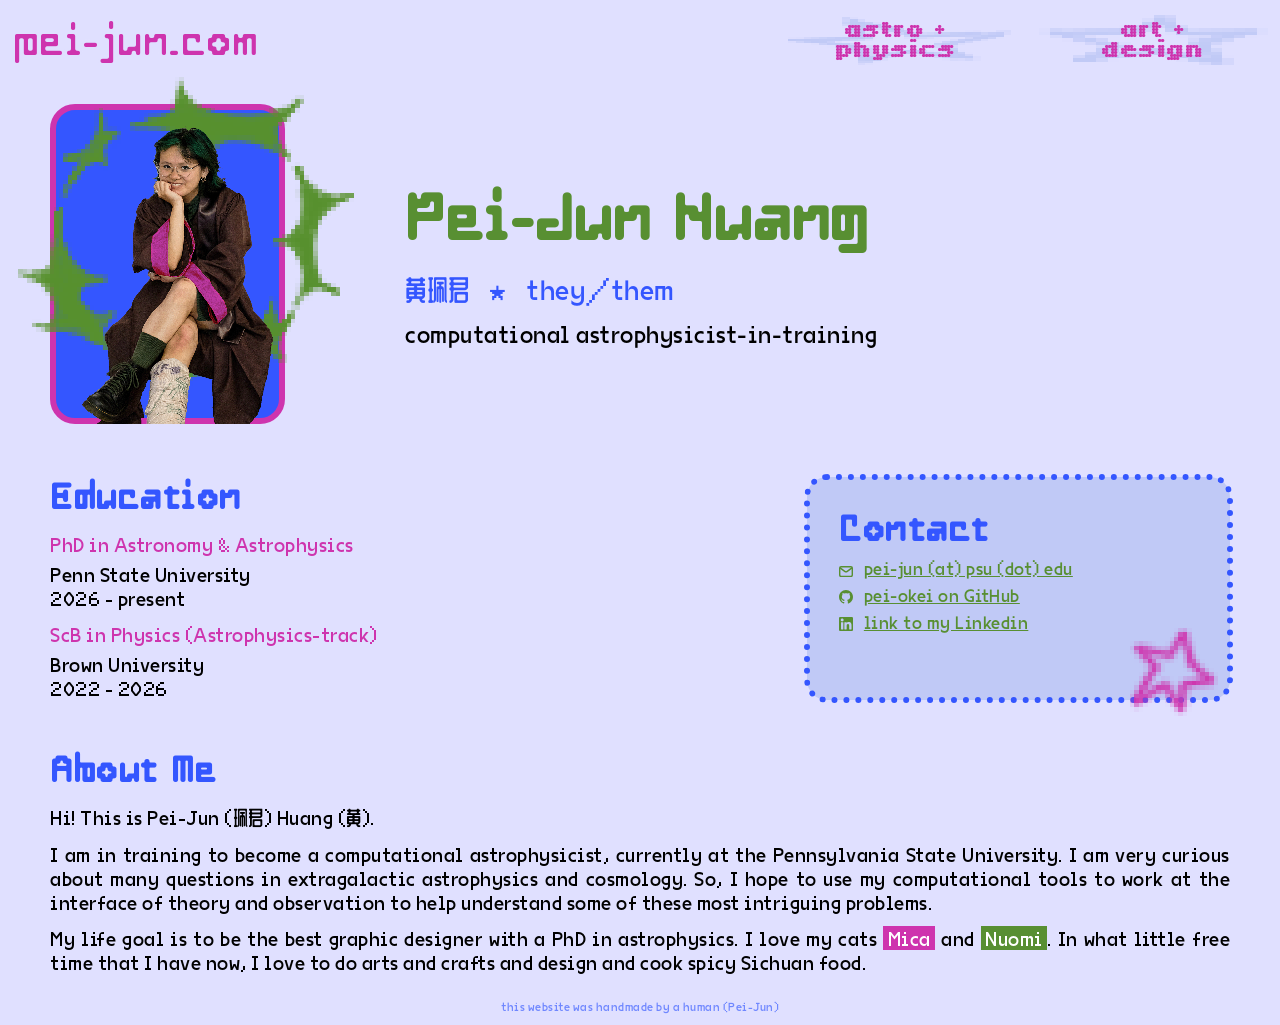
<file: index.html>
<!DOCTYPE html>
<html lang="en">
<head>
    <meta charset="UTF-8">
    <meta name="viewport" content="width=device-width, initial-scale=1.0">

    <title>Pei-Jun</title>
    <link rel="icon" type="image/x-icon" href="./ass/pei-star-logo.svg">

    <meta name="author" content="Pei-Jun Huang">
    <meta name="keywords" content="astrophysics, cosmology, personal website, physics student, astrophysics student, Pei-Jun, Pei-Jun Huang">
    <meta name="description" content="Pei-Jun's personal site">
    
    
    <link rel="stylesheet" type="text/css" href="./styles.css">
</head>
<body>
    <div class="nav-bar">

        <div class="homepage-icon">
            <a href=".">pei-jun.com</a>
        </div>

        <div class="flex-wrapper" id="subpages-flex-wrapper">
            <div class="nav-bar-icon" id="astrophys-icon">
                <a href="./astrophysics/" target="_self" class="nav-bar-link">
                    <div class="nav-bar-text">
                        astro + <br>
                        physics
                    </div>
                </a>
            </div>
            
            <div class="nav-bar-icon" id="art-design-icon">
                <a href="./art_and_design/" target="_self" class="nav-bar-link">
                    <div class="nav-bar-text">
                        art + <br>
                        design
                    </div>
                </a>
            </div>
        </div>
    </div>





    <div class="flex-wrapper" id="headline-wrapper">
        <div class="flex-children" id="image-of-me-box" style="position:relative;">
            <img src="ass/pei-grad-pic.png" id="image-of-me">
            <img src="ass/green-crest.png" id="green-crest">
            <img src="ass/pei-grad-pic.png" id="image-of-me-bg">
        </div>

        <div class="flex-children">
            <div id="headline">
                <h1 style="color:var(--green);">Pei-Jun Huang</h1>
                <p class="blue-text" style="font-size: 28px; margin-top:12px;">
                    <span class="zhongwen">黄珮君</span>
                    &nbsp; <span style="font-size:75%;">&#9733;</span> &nbsp; 
                    they/them
                </p>
                <p id="tagline">computational astrophysicist-in-training</p>
            </div>
        </div>
    </div>

    <div class="flex-wrapper" style="gap: 40px; margin:var(--landing-padding);">
        <div class="flex-children" id="education" style="min-width:280px; flex-grow:2; ">
            <h2 class="blue-text">Education</h2>
            <div style="margin-top:12px;">
                <p style="font-size: 125%; color:var(--pink); margin-bottom: 6px;">PhD in Astronomy & Astrophysics</p>
                <p>Penn State University</p>
                <p>2026 - present</p>
            </div> 
            <div style="margin-top:12px;">
                <p style="font-size: 125%; color:var(--pink); margin-bottom: 6px;">ScB in Physics (Astrophysics-track)</p>
                <p>Brown University</p>
                <p>2022 - 2026</p>
            </div> 
        </div>

        <div class="flex-children contact-card" style="position:relative;">
            <img src="ass/pink-star.png" id="pink-star">
            <h2 class="blue-text">Contact</h2>
            
            <div style="margin-top:5px;">
                <svg id="email-icon" class="contact-icons" style="fill:none; stroke: var(--green);stroke-linecap: round;stroke-width: 66.67px;" viewBox="0 0 666.67 533.33">
                    <g>
                    <path class="cls-1" d="M66.67,100l206.67,155c35.56,26.67,84.44,26.67,120,0l206.67-155"/>
                    <rect class="cls-2" x="33.33" y="33.33" width="600" height="466.67" rx="66.67" ry="66.67"/>
                    </g>
                </svg>
                &nbsp; 
                <a class="contacts-links" href="mailto:pei-jun@psu.edu">pei-jun (at) psu (dot) edu</a>
            </div>

            <div style="margin-top:5px;">
                <svg class="contact-icons" viewBox="0 0 98 96">
                    <g>
                        <path d="M41.4395 69.3848C28.8066 67.8535 19.9062 58.7617 19.9062 46.9902C19.9062 42.2051 21.6289 37.0371 24.5 33.5918C23.2559 30.4336 23.4473 23.7344 24.8828 20.959C28.7109 20.4805 33.8789 22.4902 36.9414 25.2656C40.5781 24.1172 44.4062 23.543 49.0957 23.543C53.7852 23.543 57.6133 24.1172 61.0586 25.1699C64.0254 22.4902 69.2891 20.4805 73.1172 20.959C74.457 23.543 74.6484 30.2422 73.4043 33.4961C76.4668 37.1328 78.0937 42.0137 78.0937 46.9902C78.0937 58.7617 69.1934 67.6621 56.3691 69.2891C59.623 71.3945 61.8242 75.9883 61.8242 81.252L61.8242 91.2051C61.8242 94.0762 64.2168 95.7031 67.0879 94.5547C84.4102 87.9512 98 70.6289 98 49.1914C98 22.1074 75.9883 6.69539e-07 48.9043 4.309e-07C21.8203 1.92261e-07 -1.9479e-07 22.1074 -4.3343e-07 49.1914C-6.20631e-07 70.4375 13.4941 88.0469 31.6777 94.6504C34.2617 95.6074 36.75 93.8848 36.75 91.3008L36.75 83.6445C35.4102 84.2188 33.6875 84.6016 32.1562 84.6016C25.8398 84.6016 22.1074 81.1563 19.4277 74.7441C18.375 72.1602 17.2266 70.6289 15.0254 70.3418C13.877 70.2461 13.4941 69.7676 13.4941 69.1934C13.4941 68.0449 15.4082 67.1836 17.3223 67.1836C20.0977 67.1836 22.4902 68.9063 24.9785 72.4473C26.8926 75.2227 28.9023 76.4668 31.2949 76.4668C33.6875 76.4668 35.2187 75.6055 37.4199 73.4043C39.0469 71.7773 40.291 70.3418 41.4395 69.3848Z"/>
                    </g>
                </svg>
                &nbsp; 
                <a class="contacts-links" target="_blank" href="https://github.com/pei-okei">pei-okei on GitHub</a>
            </div>

            <div style="margin-top:5px;">
                <svg class="contact-icons" id="linked-icon" viewBox="0 0 800 800">
                    <path d="M727.63,0H72.37C32.4,0,0,32.4,0,72.37v655.26c0,39.97,32.4,72.37,72.37,72.37h655.26c39.97,0,72.37-32.4,72.37-72.37V72.37c0-39.97-32.4-72.37-72.37-72.37ZM247.55,690.77c0,11.63-9.43,21.06-21.06,21.06h-89.65c-11.63,0-21.06-9.43-21.06-21.06v-375.79c0-11.63,9.43-21.06,21.06-21.06h89.65c11.63,0,21.06,9.43,21.06,21.06v375.79ZM181.67,258.5c-47.03,0-85.16-38.13-85.16-85.16s38.13-85.16,85.16-85.16,85.16,38.13,85.16,85.16-38.13,85.16-85.16,85.16ZM716.04,692.47c0,10.69-8.67,19.36-19.36,19.36h-96.2c-10.69,0-19.36-8.67-19.36-19.36v-176.27c0-26.3,7.71-115.23-68.72-115.23-59.29,0-71.31,60.87-73.73,88.19v203.31c0,10.69-8.67,19.36-19.36,19.36h-93.04c-10.69,0-19.36-8.67-19.36-19.36v-379.19c0-10.69,8.67-19.36,19.36-19.36h93.04c10.69,0,19.36,8.67,19.36,19.36v32.79c21.98-32.99,54.65-58.45,124.21-58.45,154.04,0,153.15,143.91,153.15,222.98v181.88h0Z"/>
                </svg> 
                &nbsp; 
                <a class="contacts-links" target="_blank" href="https://www.linkedin.com/in/peijun-huang/">link to my Linkedin </a> 
            </div>

        </div>
    </div>

    <div class="info-box-wrapper" style="text-align: justify;">
        <h2 class="blue-text" style="margin-bottom:12px;">About Me</h2>
        <div class="paragraph">
            Hi! This is Pei-Jun (<span class="zhongwen">珮君</span>) Huang (<span class="zhongwen">黄</span>).
        </div>
        <div class="paragraph">
            I am in training to become a computational astrophysicist, currently at the 
            Pennsylvania State University. 
            I am very curious about many questions in extragalactic astrophysics and cosmology.
            So, I hope to use my computational tools to work at the interface of theory and observation
            to help understand some of these most intriguing problems. 
        </div>
        <div class="paragraph">
            My life goal is to be the best graphic designer with a PhD in astrophysics. 
            I love my cats 
            <div class="text-with-bg secret-container" id="Mica-container">
                &nbsp;Mica&nbsp;
                <div class="secret-content" id="Mica-secret" style="right:30%; bottom:120%;" >
                    <img class="framed" src="./ass/me_and_mica.jpg" style="width:200px;">
                </div>
            </div>
            and 
            <div class="text-with-bg secret-container" id="Nuomi-container" style="background-color:var(--green);">
                &nbsp;Nuomi&nbsp;
                <div class="secret-content" id="Nuomi-secret" style="left:-25%; bottom:120%;" >
                    <img class="framed" src="./ass/me_and_nuomi.jpg" style="border-color:var(--green); width:200px;">
                </div>
            </div>. 
            In what little free time that I have now, I love to do arts and crafts and design and cook spicy Sichuan food. 
        </div>
    </div>
    
    <div class="dj-tag">
        this website was handmade by a human (Pei-Jun)
    </div>

    <script src="./homepage.js"></script>
</body>
</html>
</file>
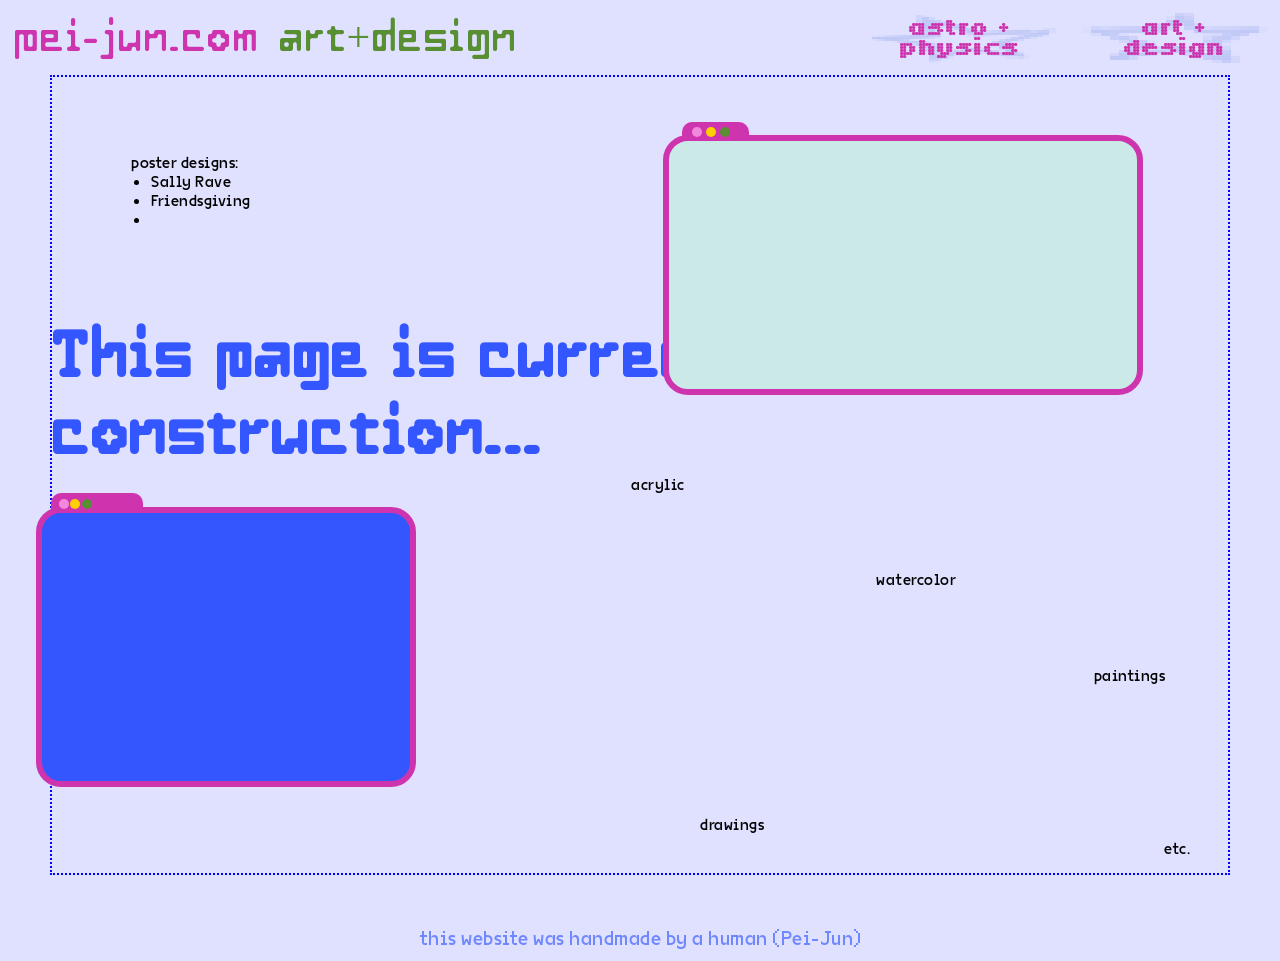
<file: art_and_design/index.html>
<!DOCTYPE html>
<html lang="en">
<head>
    <meta charset="UTF-8">
    <meta name="viewport" content="width=device-width, initial-scale=1.0">

    <title>Pei-Jun</title>
    <link rel="icon" type="image/x-icon" href="../ass/pei-star-logo.svg">

    <meta name="author" content="Pei-Jun Huang">
    <meta name="keywords" content="astrophysics, cosmology, personal website, physics student, astrophysics student, Pei-Jun, Pei-Jun Huang">
    <meta name="description" content="Pei-Jun's personal site">
    
    
    <link rel="stylesheet" type="text/css" href="../styles.css">
</head>
<body style="background-color:#e0e0ff;">
    <div class="nav-bar">

        <div class="homepage-icon flex-wrapper">
            <a class="flex-children" href="..">pei-jun.com</a>
            <div class="page-subtitle flex-children">art+design</div>
        </div>

        <div class="flex-wrapper" id="subpages-flex-wrapper">
            <div class="nav-bar-icon" id="astrophys-icon">
                <a href="../astrophysics/" target="_self" class="nav-bar-link">
                    <div class="nav-bar-text">
                        astro + <br>
                        physics
                    </div>
                </a>
            </div>
            
            <div class="nav-bar-icon" id="art-design-icon">
                <a href="../art_and_design/" target="_self" class="nav-bar-link">
                    <div class="nav-bar-text">
                        art + <br>
                        design
                        <!-- <img src="ass/me_with_cats.png" style="top:0px;"> -->
                    </div>
                </a>
            </div>
        </div>
    </div>




    <h1 style="margin:var(--landing-padding); color:#3456ff; position:absolute; top: 30vh; ">This page is currently under construction...</h1>

    <div id="art-projects" class="project-grid-wrapper" style="border:2px #0000ff dotted;">

        <div class="art-proj-box grid-children">
            <div style="position:relative; top:20%; left:15%;">
                poster designs:
                <ul>
                    <li>
                        Sally Rave
                    </li>
                    <li>
                        Friendsgiving
                    </li>
                    <li>

                    </li>
                </ul>
            </div>
        </div>

        

        <div class="art-proj-box secret-container grid-children">
            <div id="hex-guesser-container">
                <iframe loading="lazy" class="framed" style="background-color: none; position:absolute; left: 0; top: 5%; width:100%; height: 100%; z-index:2;" src="https://pei-okei.github.io/website-baby-steps/hex-guess.html#hexcode-text-input"></iframe>
                <a href="https://pei-okei.github.io/website-baby-steps/hex-guess.html" target="_blank" style="position:absolute; top:0; left:0; display:inline-block; width:100%; height:100%; z-index:5;"></a>
                <div style="position:absolute; top:0%; left: 4%; width: 14%; height: 40%; background-color:var(--pink); z-index:1; border-radius: 10px 10px 0 0;"></div>
                <div class="little-button" style="top:2%; left: 6%; background-color:var(--light-pink); z-index: 4;"></div>
                <div class="little-button" style="top:2%; left: 9%; background-color:var(--yellow); z-index: 4;"></div>
                <div class="little-button" style="top:2%; left: 12%; background-color:var(--green); z-index: 4;"></div>
                <div class="secret-content" id="hex-guesser-secret" style="color: blue; text-align: left; position:absolute; left:5%; top: 106%; width: 80%; height: 20%; z-index:7;">
                    <p>my first website ever: I give you a color, you guess the hexcode</p>
                </div>
            </div>
        </div>



        <div class="art-proj-box grid-children" >
            <div id="cosmotype-container" class="secret-container">
                <iframe loading="lazy" src="https://cosmotype.pei-jun.com" class="framed" style="background-color: none; position:absolute; left:0; top: 5%; width:100%; height:100%; z-index:2;"></iframe>
                <a href="https://cosmotype.pei-jun.com" target="_blank" style="position:absolute; top:0; left:0; display:inline-block; width:100%; height:100%; z-index:5;"></a>
                <div style="position:absolute; top:0; left: 4%; width: 24%; height: 40%; background-color:var(--pink); z-index:1; border-radius: 10px 10px 0 0;"></div>
                <div class="little-button" style="top:2%; left: 6%; background-color:var(--light-pink); z-index: 4;"></div>
                <div class="little-button" style="top:2%; left: 9%; background-color:var(--yellow); z-index: 4;"></div>
                <div class="little-button" style="top:2%; left: 12%; background-color:var(--green); z-index: 4;"></div>
                <div class="secret-content" id="cosmotype-secret" style="color: blue; text-align: left; position:absolute; left:102%; top: 20%; width: 50%; height: 40%; z-index:7;">
                    <p>cosmotype: a type foundry of fonts that I've made</p>
                </div>
            </div>
        </div>

        

        <div class="art-proj-box grid-children">
            <div style="position:absolute; top: 5%vh; left: 5%;">
                acrylic
            </div>

            <div style="position:absolute; top: 24%; left: 44%;">
                watercolor
            </div>

            <div style="position:absolute; top: 48%; right: 10%;">
                paintings
            </div>

            <div style="position:absolute; bottom:10%; left: 16%;">
                drawings
            </div>

            <div style="position:absolute; bottom:4%; right: 6%;">
                etc.
            </div>
        </div>
    </div>



    <div class="dj-tag">
        <p>this website was handmade by a human (Pei-Jun)</p>
    </div>

    <script src="./art_and_design.js"></script>
</body>
</file>
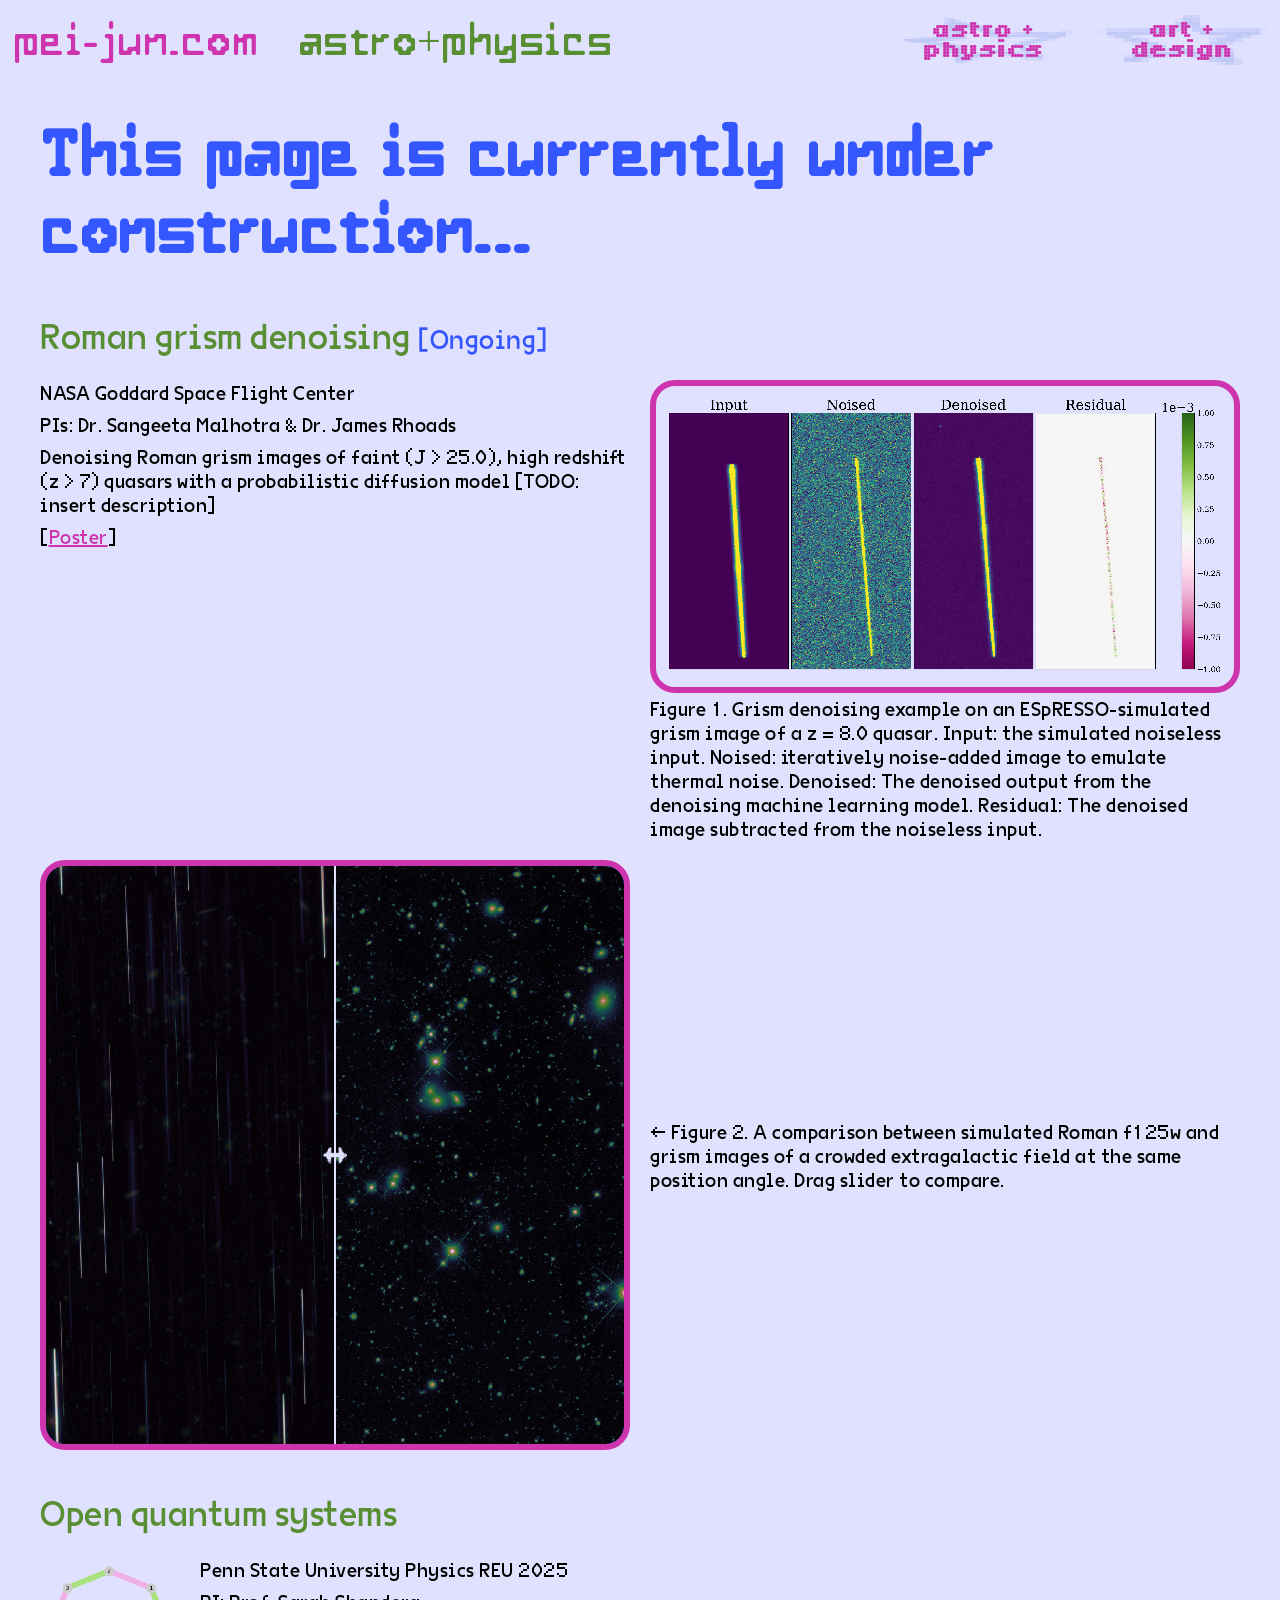
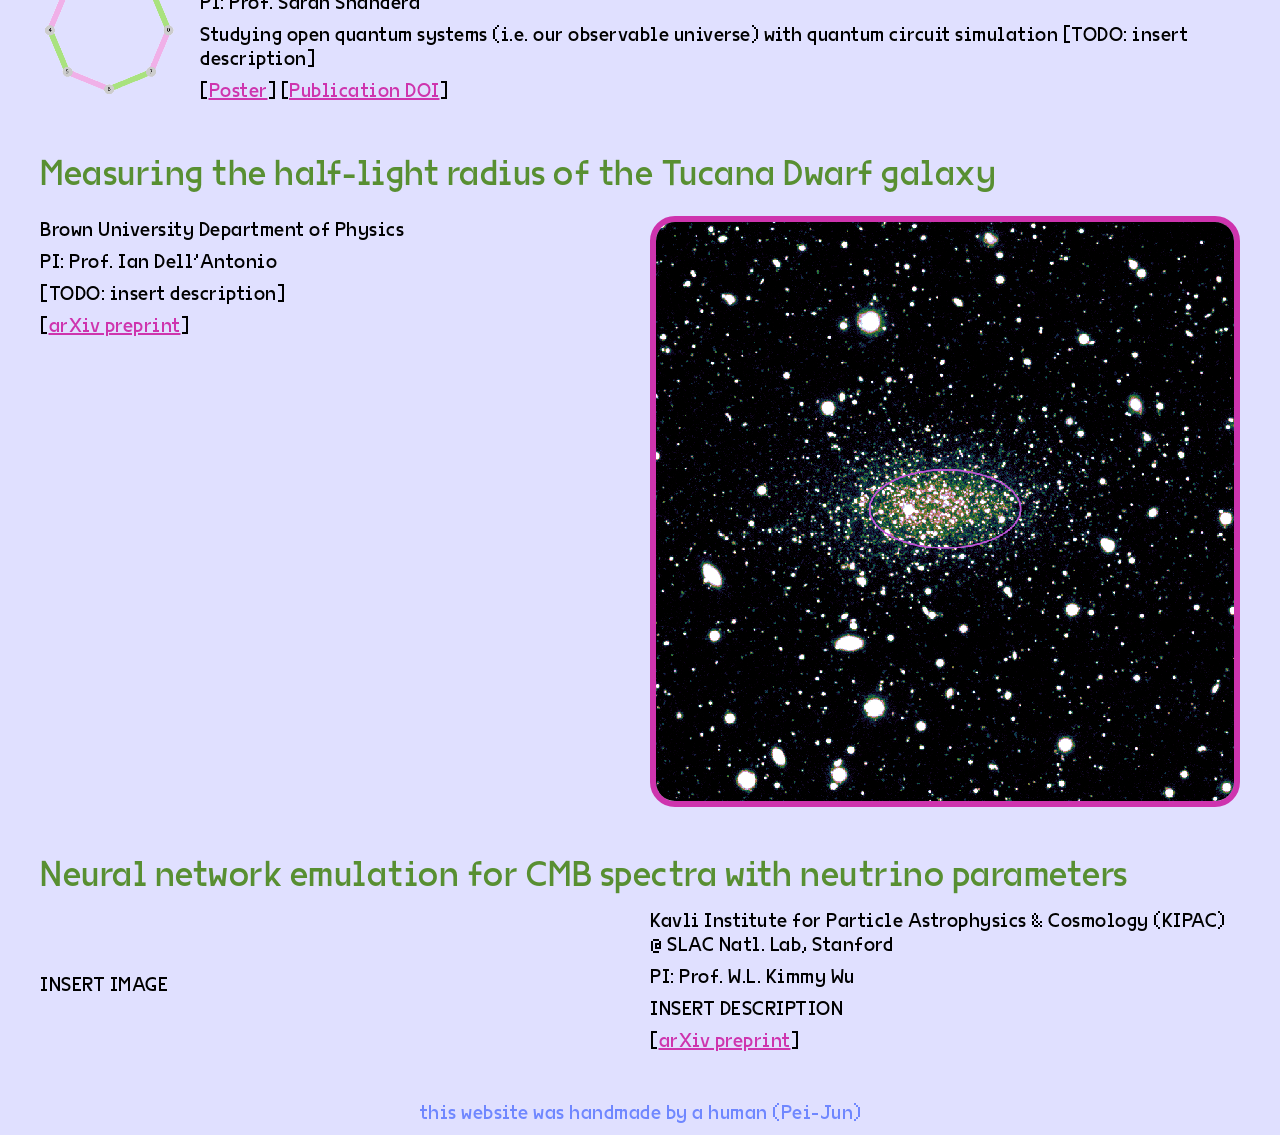
<file: astrophysics/index.html>
<!DOCTYPE html>
<html lang="en">
<head>
    <meta charset="UTF-8">
    <meta name="viewport" content="width=device-width, initial-scale=1.0">

    <title>Pei-Jun</title>
    <link rel="icon" type="image/x-icon" href="../ass/pei-star-logo.svg">

    <meta name="author" content="Pei-Jun Huang">
    <meta name="keywords" content="astrophysics, cosmology, personal website, physics student, astrophysics student, Pei-Jun, Pei-Jun Huang">
    <meta name="description" content="Pei-Jun's personal site">
    
    
    <link rel="stylesheet" type="text/css" href="../styles.css">
</head>
<body style="background-color:#e0e0ff;">
    <div class="nav-bar">

        <div class="homepage-icon">
            <a href="..">pei-jun.com</a>
            <span class="page-subtitle">&nbsp;   astro+physics</span>
        </div>

        <div class="flex-wrapper" id="subpages-flex-wrapper">
            <div class="nav-bar-icon" id="astrophys-icon">
                <a href="../astrophysics/" target="_self" class="nav-bar-link">
                    <div class="nav-bar-text">
                        astro + <br>
                        physics
                    </div>
                </a>
            </div>
            
            <div class="nav-bar-icon" id="art-design-icon">
                <a href="../art_and_design/" target="_self" class="nav-bar-link">
                    <div class="nav-bar-text">
                        art + <br>
                        design
                        <!-- <img src="ass/me_with_cats.png" style="top:0px;"> -->
                    </div>
                </a>
            </div>
        </div>
    </div>




    <h1 style="margin:40px;color:#3456ff;">This page is currently under construction...</h1>

    <div class="project-box">
        <p class="project-title"> Roman grism denoising <span style="font-size:0.75em; color:#3456ff">[Ongoing]</span></p>

        <div class="flex-wrapper project-content">
            <div class="flex-children project-text" style="min-width:320px;">
                <p>NASA Goddard Space Flight Center</p>
                <p>PIs: Dr. Sangeeta Malhotra & Dr. James Rhoads</p>
                
                <p>Denoising Roman grism images of faint (J > 25.0), high redshift (z > 7) quasars with a probabilistic diffusion model [TODO: insert description]</p>

                <p>[<a target='_blank' href='../files/Pei-Jun_Goddard_poster.pdf'>Poster</a>]</p>
            </div>

            <div class="flex-children project-image" style="min-width:320px;">
                <img class="framed" style="background-color:rgba(0,0,0,0); padding:12px;" src="figures/four_panel_08-03_10-22_5_8e-03.png">
                <p> Figure 1. Grism denoising example on an ESpRESSO-simulated grism image of a z = 8.0 quasar.
                    Input: the simulated noiseless input.
                    Noised: iteratively noise-added image to emulate thermal noise. 
                    Denoised: The denoised output from the denoising machine learning model.
                    Residual: The denoised image subtracted from the noiseless input. 
                </p>
            </div>

        </div>

        <div class="flex-wrapper" id="roman-grism-comparison" style="margin-top: 20px;">
            <div class="flex-children" style="flex-grow: 1; flex-shrink: 1;">
                <div class="img-comp-container framed">
                    <div class="img-comp-img">
                        <img src="./figures/PA267_f125w.png">
                    </div>
                    <div class="img-comp-img img-comp-overlay">
                        <img src="./figures/PA267_grism-1.png">
                    </div>
                </div>
            </div>
            
            <div class="flex-children" style="align-self: center; justify-self: flex-start; flex-grow: 1; flex-shrink: 2;">
                <p> 
                    &larr; Figure 2. 
                    A comparison between simulated Roman f125w and grism images of a crowded extragalactic field at the same position angle. 
                    Drag slider to compare. 
                </p>
            </div>
        </div>

    </div>

    <div class="project-box">
        <p class="project-title">Open quantum systems</p>
        
        <div class="flex-wrapper project-content">
            <div class="flex-children project-image" style="min-width:100px;max-width:140px; flex-shrink:5;">
                <img src="./figures/qunet.png">
            </div>

            <div class="flex-children project-text" style="flex-shrink:1; min-width: 200px;">
                <p>Penn State University Physics REU 2025</p>
                <p>PI: Prof. Sarah Shandera</p>
                
                <p>
                    Studying open quantum systems (i.e. our observable universe) with quantum circuit simulation
                    [TODO: insert description]
                </p>

                <p>[<a target="_blank" href="../files/Open_Quantum_Systems_Poster.pdf">Poster</a>] [<a target="_blank" href="https://doi.org/10.1103/p2cj-1kkl">Publication DOI</a>]</p>
            </div>
        </div>
    </div>




    <div class="project-box">
        <p class="project-title">Measuring the half-light radius of the Tucana Dwarf galaxy</p>
        
        <div class="flex-wrapper project-content">
            <div class="flex-children project-text">
                <p>Brown University Department of Physics</p>
                
                <p>PI: Prof. Ian Dell'Antonio</p>
                
                <p>[TODO: insert description]</p>

                <p>[<a target="_blank" href="https://arxiv.org/abs/2512.12027">arXiv preprint</a>]</p>
            </div>

            <div class="flex-children project-image">
                <img class="framed" src="./figures/hlr_overplot_lovoccs.png">
            </div>
        </div>
    </div>




    <div class="project-box">
        <p class="project-title">Neural network emulation for CMB spectra with neutrino parameters</p>
        
        <div class="flex-wrapper" style="margin-top: 14px; gap: 20px;">
            <div class="flex-children project-image">
                <p>INSERT IMAGE</p>
            </div>

            <div class="flex-children project-text">
                <p>Kavli Institute for Particle Astrophysics & Cosmology (KIPAC) @ SLAC Natl. Lab, Stanford</p>
                <p>PI: Prof. W.L. Kimmy Wu</p>
                
                <p>INSERT DESCRIPTION</p>

                <p>[<a target="_blank" href="https://arxiv.org/abs/2512.12027">arXiv preprint</a>]</p>
            </div>
        </div>
    </div>


    <div class="dj-tag">
        <p>this website was handmade by a human (Pei-Jun)</p>
    </div>

    <script src="./astrophysics.js"></script>
</body>
</file>
<file: styles.css>
/* General settings */
* {
	/* Fixing the box-sizing issue */
	/* Explanation: https://www.w3schools.com/css/css3_box-sizing.asp */
	box-sizing: border-box;

	/* Setting all default margin and padding to 0, because elements have pretty arbitary initial settings */
	margin: 0;
	padding: 0;

	/* Smooth scrolliing when anchor links pressed */
	scroll-behavior: smooth;
    font-family: "VG5000";
    letter-spacing: 0.5px;
}

[contenteditable="true"]:active, [contenteditable="true"]:focus
{
    border:none;
    outline:none;
}
img, canvas, backdrop {
    image-rendering: pixelated;
}



/* Variables */
:root{
    --landing-padding: 50px;
    --research-margin: 40px;
    --image-comp-size: 320px;
    --blue: #3456ff;
    --pink: #ce34ae;
    --green: #588f32;
    --bg-pale-blue: #e0e0ff;
    --bg-shade-blue: #c0c9f6;
    --light-pink: #f188dc;
    --yellow: #ffd000;
}



/* Font faces */
@font-face {
    font-family: abordage;
    src: url(fonts/Abordage-Regular.otf);
}
@font-face {
    font-family: avara;
    src: url(fonts/Avara-Bold.otf);
}
@font-face {
    font-family: avara;
    src: url(fonts/Avara-Black.otf);
    font-weight: bold;
}
@font-face {
    font-family: avara;
    src: url(fonts/Avara-BoldItalic.otf);
    font-style: italic, oblique;
}
@font-face {
    font-family: zara-regular;
    src: url(fonts/zara-regular.otf);
}
@font-face {
    font-family: zara-oblique;
    src: url(fonts/zara-oblique.otf);
}
@font-face {
    font-family: louise;
    src: url(fonts/louise-regular.otf);
}
@font-face {
    font-family: "VG5000";
    src: url(fonts/VG5000-Regular.otf);
}
@font-face {
    font-family: GB18030Bitmap;
    src: url(fonts/NISC18030.ttf);
}
@font-face {
    font-family: Lubrifont;
    src: url(fonts/WDXLLubrifontSC-Regular.ttf);
}



/* variable fonts */
@font-face {
    font-family: "Interstellar Medium";
    src: url(fonts/InterstellarMediumVF.ttf); 
    /* variable axis: "STAR", 0-100 */
}
@font-face {
    font-family: mimoid;
    src: url(fonts/MimoidVF.ttf); 
    /* variable axis: "wght", -100-100 */
}
@font-face {
    font-family: Lineal;
    src: url(fonts/LinealVF.ttf); 
    /* variable axis: "wght", 0-1500 */
}
@font-face {
    font-family: Sligoil;
    src: url(fonts/SligoilVF.ttf); 
    /* variable axis: "wght", 90-120 */
}
@font-face {
    font-family: SCBitMap;
    src: url(fonts/NISC18030.ttf);
}
@font-face {
    font-family: ClimateCrisis;
    src: url(fonts/ClimateCrisis-Regular-VariableFont_YEAR.ttf);
    /* variable axis: "Year", 1990-2050*/
}
@font-face {
    font-family: Fredoka;
    src: url(fonts/Fredoka-VariableFont_wdth\,wght.ttf);
    /* variable axes: 
    "wdth", 75-125
    "wght", 300-700
    */
}
@font-face {
    font-family: JetBrains;
    src: url(fonts/JetBrainsMono-VariableFont_wght.ttf);
    /* variable axis:"wght", 100-800 */
}
@font-face {
    font-family: JetBrains;
    src: url(fonts/JetBrainsMono-Italic-VariableFont_wght.ttf);
    font-style: italic;
}
@font-face{
    font-family:Tiny5Duo;
    src:url(fonts/Tiny5Duo-VariableFont_BLED\,JITT\,ROND\,wdth\,wght.ttf);
    /* variable axes:
    "wdth" 50-200
    "wght" 100-900
    "BLED" 0-100
    "JITT" 0-100
    "ROND" 0-100
    */
}
@font-face{
    font-family:Tiny5Duo;
    src:url(fonts/Tiny5Duo-Italic-VariableFont_BLED\,JITT\,ROND\,wdth\,wght.ttf);
    font-style:italic;
}
@font-face {
    font-family: Unbounded;
    src: url(fonts/Unbounded-VariableFont_wght.ttf);
    /* variable axis: "wght" 200-900 */
}
@font-face{
    font-family: Workbench;
    src: url(fonts/Workbench-Regular-VariableFont_BLED\,SCAN.ttf)
    /* variable axes:
    "BLED" 0-100
    "SCAN" -53-100
    */ 
}



/* generic flex wrapper */
.flex-wrapper {
    display: flex;
    flex-flow:row wrap; 
    align-items: stretch; 
    justify-content: space-between;
}
.flex-children {
    display: inline-block;
    align-self:center;
    flex: 1;
}
/* generic grid wrapper */
.project-grid-wrapper {
    display: grid;
    grid-template-columns: auto auto;
    column-gap: 20px;
    row-gap: 20px;
}
/* .project-grid-wrapper div {
    border: 5px solid green;
} */
.grid-children {
    display: inline-block;
}



/* General site settings */ 
body {
    background-color: var(--bg-pale-blue);
}
html {
    cursor: url(ass/pointer.png), pointer;
    image-rendering: pixelated;
}
p, h1, h2, h3, h4, h5, h6, span, li, blockquote, .paragraph,
input[type="text"], input[type="email"], input[type="search"], textarea {
    cursor: url(ass/text-selector.png), text;
}
a, .img-comp-slider{
    cursor: url("ass/grabber.png"), grab;
    image-rendering: pixelated;
}
.dj-tag {
    text-align: center; 
    position: sticky;
    font-size: 12px; 
    color: #6f87ff;
    top: calc(100vh - 24px);
    margin: 12px;
}
.secret-container {
    display: inline-block;
    position: relative;
}
.secret-content {
    display: none;
    position: absolute;
}
.paragraph {
    font-size: 20px;
    margin-bottom:12px;
}
.framed {
    background-color: var(--blue); 
    border-radius: 25px; 
    border: 6px solid var(--pink);
    overflow:hidden;
}


/* Nav bar*/
.nav-bar {
    position:sticky;
    top:0;
    left:0;
    display: flex;
    flex-wrap: wrap;
    align-items: center;
    padding-top: calc(var(--landing-padding)/4);
    padding-left: calc(var(--landing-padding)/4);
    padding-right: calc(var(--landing-padding)/4);
    padding-bottom: calc(var(--landing-padding)/4);
    justify-content: space-between;
    column-gap: 10px;
    row-gap: -40px;
    /* background: linear-gradient(to bottom, var(--bg-shade-blue), 67%, rgba(0,0,0,0)); */
    z-index: 100;
}
.homepage-icon{
    text-align:left;
    flex-grow: 2;
    white-space: nowrap;
    font-size: 42px;
    column-gap: 20px;
    row-gap: 0px;
    justify-content: flex-start;
}
.homepage-icon a {
    flex-grow: 1;
    color: var(--blue);
    text-decoration: none;
    font-family: mimoid;
    font-variation-settings: "wght" 200;
    transition-duration: 0.5s;
    letter-spacing:-4%;
    text-shadow: 
        -3px -3px 0 var(--bg-pale-blue),  3px -3px 0 var(--bg-pale-blue), -3px  3px 0 var(--bg-pale-blue),  3px  3px 0 var(--bg-pale-blue),
        0px -3px 0 var(--bg-pale-blue),  0px  3px 0 var(--bg-pale-blue), -3px  0px 0 var(--bg-pale-blue),  3px  0px 0 var(--bg-pale-blue);
}
.homepage-icon a:hover {
    font-variation-settings: "wght" -100;
    letter-spacing: 12%;
}
.homepage-icon a:visited {
    color: var(--blue);
}
#subpages-flex-wrapper{
    justify-content: flex-end;
    flex-grow:1;
    column-gap:20px;
}
.nav-bar-icon{
    /* background-color:blue; */
    background-size: 100% 100%;
    flex-grow:1;
    image-rendering: pixelated;
    transition-duration:0.5s;
}
.nav-bar-icon:hover{
    flex-grow:2;
}
#astrophys-icon{
    background-image: url("./ass/blue-star-2.png");
}
#art-design-icon{
    background-image: url("./ass/blue-star-1.png");
}
.nav-bar-text {
    font-size: 24px;
    font-family: Tiny5Duo;
    font-variation-settings: "wdth" 100, "wght" 420, "BLED" 10, "JITT" 0, "ROND" 100;
    display: grid;
    height: 50px; 

    text-align: center;
    place-items: center;

    color:var(--pink);
    transition: 0.5s ;

    word-spacing:-16%;
    line-height: 80%;
}
.nav-bar-text:hover {
    word-spacing: 45%;
    letter-spacing: 35%;
    color:var(--green);
    font-variation-settings: "wdth" 100, "wght" 320, "BLED" 0, "JITT" 100, "ROND" 0;
}
.nav-bar-link {
    text-decoration: none;
}
.page-subtitle {
    display:inline; 
    font-family: mimoid;
    color:var(--green);
    text-align: left;
    flex-grow: 4;
    text-shadow: 
        -3px -3px 0 var(--bg-pale-blue),  3px -3px 0 var(--bg-pale-blue), -3px  3px 0 var(--bg-pale-blue),  3px  3px 0 var(--bg-pale-blue),
        0px -3px 0 var(--bg-pale-blue),  0px  3px 0 var(--bg-pale-blue), -3px  0px 0 var(--bg-pale-blue),  3px  0px 0 var(--bg-pale-blue);
}



/* HAPPY TRAIL -- source: https://codepen.io/lbenmore/pen/qGGNyK*/
.happyTrail {
    z-index: 100;
    position: absolute;
    width: 10px;
    height: 10px;
    background: var(--green);
    border-radius: 100%;
    pointer-events: none;
    filter: blur(2px);
    
    animation-duration: 0.48s;
    animation-name: cursorFade;
    animation-timing-function: ease;
}
@keyframes cursorFade {
  0% {
    background: var(--pink);
  }
  50% {
    background: var(--blue);
  }
  100% {
    background: var(--green);
  }
}




/* Texts + titles */
h1 {
    font-family: mimoid;
    font-size: 64px;
    font-variation-settings: "wght" 100;
}
h2 {
    font-size: 36px;
    font-family: mimoid;
    font-variation-settings: "wght" 100;
}
p {
    font-size: 20px;
}
.zhongwen {
    font-family: Lubrifont;
    font-size: 1em;
}
.blue-text {
    color:var(--blue);
}
a:link {
    color: var(--pink);
}
a:hover{
    color: var(--green);
}
a:active{
    color:var(--blue);
}
a:visited{
    color:var(--pink);
}
.contacts-links:link {
    font-size: 18px;
    color: var(--green);
}
.contacts-links:hover{
    color:var(--pink);
}
.contacts-links:active{
    color:var(--blue);
}
.contacts-links:visited{
    color:var(--green);
}
.contact-icons{
    fill:var(--green);
    width:14px;
    vertical-align: -10%;
}
ul {
    padding-inline-start: 20px;
    text-align: left;
}
.text-with-bg {
    background-color:var(--pink);
    color:white;
}



/* Landing page */
.info-box-wrapper {
    margin-top: 0;
    margin-bottom: calc(var(--landing-padding)/2);
    margin-left: var(--landing-padding);
    margin-right: var(--landing-padding);
}
.contact-card {
    align-self:stretch; /*TODO: take this out if needed*/
    text-align: left;
    background-color:var(--bg-shade-blue); 
    border-radius: 20px; 
    outline: 6px dotted var(--blue);
    outline-offset: -3px;
    padding: 32px;
    min-width:310px; 

    transition: transform 0.5s;
}
.contact-card:hover{
    transform: rotate(1.4deg);
}
#headline-wrapper{
    row-gap: 28px; 
    column-gap:120px; 
    margin:var(--landing-padding); 
    margin-top:calc(var(--landing-padding)/2); 
    justify-content:left;
}
#headline {
    min-width: 310px; 
    flex-grow:2; 
    text-align: left; 
    h1 {
        transition-duration:0.5s;
    }
    
}
#headline h1:hover{
    transform:rotate(4deg);
}
#tagline {
    font-size: 24px; 
    margin-top:12px;
}
#image-of-me-box {
    flex-grow: 0;
    transition: 0.5s;
    padding-top: 0px;
}
#image-of-me-bg {
    height: 320px;
    background-color: var(--blue); 
    border-radius: 25px; 
    border: 6px solid var(--pink);
    z-index: 0;
}
#image-of-me {
    height: 320px;
    border-radius: 25px; 
    position:absolute;
    z-index: 10;
    pointer-events: none
}
#green-crest {
    z-index:5;
    position:absolute;
    height: 340px;
    left: -36px;
    top: -36px;
    transition-duration: 5s;
}
#green-crest:hover{
    transform: rotate(-48deg);
}
#pink-star{
    position:absolute; 
    width:88px; 
    right: 12px; 
    bottom: -16px;
    transition-duration: 0.5s;
}
#pink-star:hover{
    transform: scale(1.5) rotate(55deg);
    transition-duration: 0.5s;
}




/* Astrophysics page */
.project-box {
    margin:var(--research-margin);
}
.project-content {
    margin-top: 24px; 
    gap: 20px;
}
.project-title{
    color: var(--green);
    font-size: 36px;
}
.project-text{
    align-self:flex-start;
    vertical-align: top;
}
.project-text p {
    margin-bottom: 8px;
}
.project-image{
    min-width:320px;
}
.project-image img{
    width:100%;
}
.img-comp-container {
  position: relative;
  min-height:var(--image-comp-size);
  max-height: 600px;
  /* width: var(--image-comp-size); */
  aspect-ratio: 1 / 1;
}
.img-comp-img {
  position: absolute;
  height: 100%;
  aspect-ratio: 1 / 1;
  overflow: hidden;
}
.img-comp-img img {
  display: block;
  height: 100%;
  aspect-ratio: 1 / 1;
  /* vertical-align: middle; */
}
.img-comp-overlay img {
    opacity:0.8;
    height: 100%;
    aspect-ratio: 1 / 1;
    /* mix-blend-mode: lighten; */
}
.img-comp-slider {
    position: absolute;
    z-index: 9;
    width: 25px;
    height: 100%;
    background-color: none;
    background-image: url("../ass/pale-blue-slider.png");
    background-position: center;
    background-repeat: no-repeat;
    background-size: 25px 25px;
}
.img-comp-slider::before {
    content: "";
    position: absolute;
    left: 50%;
    top: 0;
    width: 2px; /* Line thickness */
    height: 100%;
    background-color: var(--bg-pale-blue);
    transform: translateX(-50%); /* Ensures exact horizontal center */
}
#roman-grism-comparison{
    align-items: space-between; 
    max-height:600px;
    width: auto; 
    gap: 20px; 
}





/* Art + design page */ 
#art-projects {
    margin:var(--landing-padding);
    margin-top:0;
    position: relative;
    height: calc(100vh - 2 * var(--landing-padding));
    width: calc(100vw - 2 * var(--landing-padding));
}
.art-proj-box {
    position:relative;
}
.little-button{
    position:absolute; 
    width: 10px; 
    height: 10px; 
    border-radius: 100%; 
}
#hex-guesser-container {
    position:relative; 
    width:480px; 
    height:260px; 
    top:12%; 
    left:10%;
    iframe {
        background-color:#cbeae7;
    }
}
#cosmotype-container{
    position:relative; 
    top:5%; 
    left:-3%;
    width:380px; 
    height:280px;
}



/* adjustments for small screens */
@keyframes spinning {
    0% {transform: rotate(0deg);}
    33% {transform: rotate(120deg);}
    67% {transform: rotate(240deg);}
    100% {transform: rotate(360deg);}
}
@media only screen and (max-width: 600px){
    :root{
        --landing-padding: 32px;
        --image-comp-size: 280px;
    }
    h1 {
        font-size: 48px; 
    }
    h2 {
        font-size: 24px;
    }
    p {
        font-size: 16px;
    }
    #headline-wrapper{
        justify-content:center;
    }
    #tagline {
        font-size: 18px;
    }
    #green-crest {
        height: 290px;
        left:-10px;
        animation: 24s linear infinite spinning;
    }
    #image-of-me-box {
        margin-top: 24px;
    }
    .nav-bar{
        gap:14px;
    }
    .homepage-icon {
        font-size: 36px;
        column-gap:10px;
        justify-content: space-between;
    }
    .page-subtitle {
        font-size: 80%;
    }
    .headline {
        text-align:center;
    }
    .contact-card {
        text-align: left;
        min-width: 256px; 
    }
    .nav-bar {
        justify-content:end;
    }
    #pink-star{
        width:67px;
    }
    .project-image{
        min-width:220px;
    }
    .project-title {
        font-size: 24px;
    }
    .project-content {
        margin-top: 18px; 
    }
    #art-projects {
        grid-template-columns: auto;
    }
    #roman-grism-comparison {
        max-height: 340px;
    }
    .img-comp-container {
        max-height: 340px; 
    }
}
</file>
